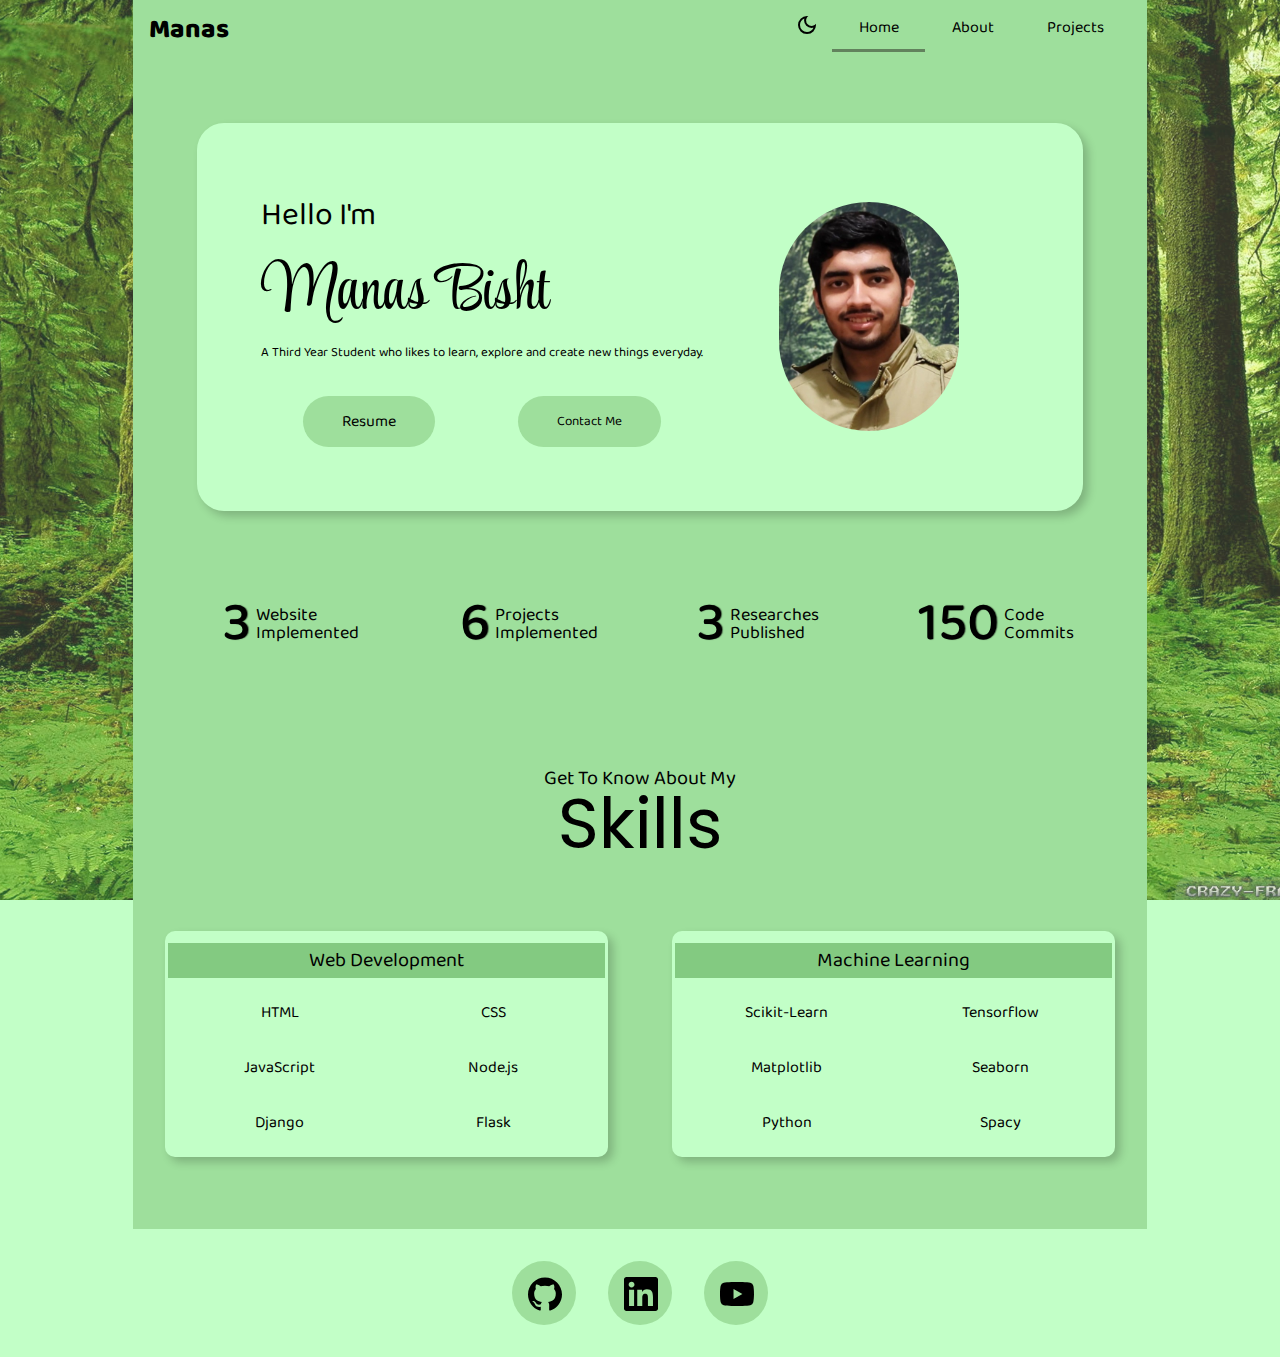
<file: index.html>
<!DOCTYPE html>
<html lang="en">
<head>
    <title>Manas Portfolio</title>
    <meta charset="UTF-8">
    <meta name="viewport" content="width=device-width, initial-scale=1.0">
    <link rel="icon" type="image/png" href="Images/fevicon.png">

    <link rel="stylesheet" href="CSS/main-style.css">
    <link rel="stylesheet" href="CSS/MainPage/profile-block.css">
    <link rel="stylesheet" href="CSS/navbar.css">
    <link rel="stylesheet" href="CSS/MainPage/performance-style.css">
    <link rel="stylesheet" href="CSS/MainPage/skills-style.css">
    <link rel="stylesheet" href="CSS/socials-style.css">
    
</head>
<body class="lightmode">
    <section id="base">

        <nav id="navbar">

            <button class="menu-open" onclick="openMenuBar()">
                <svg xmlns="http://www.w3.org/2000/svg" height="24px" viewBox="0 -960 960 960" width="24px" fill="#c9c9c9"><path d="M120-240v-80h720v80H120Zm0-200v-80h720v80H120Zm0-200v-80h720v80H120Z"/></svg>
            </button>
            
            <div class="logo">
                <button><a href="#profile">Manas</a></button>
            </div>
            <button class="mode-set" onclick="setMode()">
                <svg xmlns="http://www.w3.org/2000/svg" height="24px" viewBox="0 -960 960 960" width="24px" fill="#c9c9c9"><path d="M480-120q-150 0-255-105T120-480q0-150 105-255t255-105q14 0 27.5 1t26.5 3q-41 29-65.5 75.5T444-660q0 90 63 153t153 63q55 0 101-24.5t75-65.5q2 13 3 26.5t1 27.5q0 150-105 255T480-120Zm0-80q88 0 158-48.5T740-375q-20 5-40 8t-40 3q-123 0-209.5-86.5T364-660q0-20 3-40t8-40q-78 32-126.5 102T200-480q0 116 82 198t198 82Zm-10-270Z"/></svg>
            </button>

            <div id="sidebar" class="hide">
                <button class="close-menubar" onclick="closeMenuBar()">
                    <svg xmlns="http://www.w3.org/2000/svg" height="24px" viewBox="0 -960 960 960" width="24px" fill="#c9c9c9"><path d="M440-240 200-480l240-240 56 56-183 184 183 184-56 56Zm264 0L464-480l240-240 56 56-183 184 183 184-56 56Z"/></svg>
                </button>
                <ul>
                    <li><button class="home"  style="border-bottom: 3px solid var(--hover-clr);"><a href="about.html" ><a href="#profile">Home</a></button></li>
                    <li><button class="about"><a href="about.html">About</a></button></li>
                    <li><button class="project"><a href="projects.html">Projects</a></button></li>
                </ul>
                
            </div>

            <div id="overlay" onclick="closeMenuBar()"></div>
            
        </nav>

        
        
            
        
        
        <div id="profile">
            <div class="prof-image">
                <img src="Images/light-profile.jpg" alt="My Profile">
            </div>

            <div class="info-set">
                <div class="info">
                    <p>Hello I'm</p>
                    <p class="name">Manas Bisht</p>
                    <p class="who">
                        A Third Year Student who likes to learn, explore and create new things everyday.
                    </p>
                </div>
    
                <div class="buttons">
                    <button class="resume">
                        <a href="https://drive.google.com/file/d/1dNhxg3a8nGRh5CeS9BdjGckSE93MBKy3/view?usp=sharing">Resume</a>
                    </button>
    
                    <button id="contact-button">
                        Contact Me
                    </button>
                </div>
            </div>
        </div>

        <div class="performance">
            <div class="implement">
                <div class="webP">
                    <p class="num">3</p>
                    <article>
                        <span>Website</span>
                        <span>Implemented</span>
                    </article>
                </div>
    
                <div class="proP">
                    <p class="num">6</p>
                    <article>
                        <span>Projects</span>
                        <span>Implemented</span>
                    </article>
                </div>
            </div>

            <div class="other">
                <div class="resP">
                    <p class="num">3</p>
                    <article>
                        <span>Researches</span>
                        <span>Published</span>
                    </article>
                </div>
                <div class="codeP">
                    <p class="num">150</p>
                    <article>
                        <span>Code</span>
                        <span>Commits</span>
                    </article>
                </div>
            </div>
        </div>

        <div class="page-heading">
            <p>Get To Know About My</p>
            <span>Skills</span>
        </div>

        <div id="skills">
            

            <div class="web">
                <div class="head">Web Development</div>
                <ul>
                    <li>HTML</li>
                    <li>CSS</li>
                    <li>JavaScript</li>
                    <li>Node.js</li>
                    <li>Django</li>
                    <li>Flask</li>
                </ul>
            </div>

            <div class="ml">
                <div class="head">Machine Learning</div>
                <ul>
                    <li>Scikit-Learn</li>
                    <li>Tensorflow</li>
                    <li>Matplotlib</li>
                    <li>Seaborn</li>
                    <li>Python</li>
                    <li>Spacy</li>
                </ul>
            </div>
        </div>

        <div id="socials">
            <a href="https://github.com/GreyHatStyle" data-social="GitHub" style="--accent-clr: black">
                <svg role="img" viewBox="0 0 24 24" xmlns="http://www.w3.org/2000/svg"><title>GitHub</title><path d="M12 .297c-6.63 0-12 5.373-12 12 0 5.303 3.438 9.8 8.205 11.385.6.113.82-.258.82-.577 0-.285-.01-1.04-.015-2.04-3.338.724-4.042-1.61-4.042-1.61C4.422 18.07 3.633 17.7 3.633 17.7c-1.087-.744.084-.729.084-.729 1.205.084 1.838 1.236 1.838 1.236 1.07 1.835 2.809 1.305 3.495.998.108-.776.417-1.305.76-1.605-2.665-.3-5.466-1.332-5.466-5.93 0-1.31.465-2.38 1.235-3.22-.135-.303-.54-1.523.105-3.176 0 0 1.005-.322 3.3 1.23.96-.267 1.98-.399 3-.405 1.02.006 2.04.138 3 .405 2.28-1.552 3.285-1.23 3.285-1.23.645 1.653.24 2.873.12 3.176.765.84 1.23 1.91 1.23 3.22 0 4.61-2.805 5.625-5.475 5.92.42.36.81 1.096.81 2.22 0 1.606-.015 2.896-.015 3.286 0 .315.21.69.825.57C20.565 22.092 24 17.592 24 12.297c0-6.627-5.373-12-12-12"/></svg>
            </a>

            <a href="https://www.linkedin.com/in/manasbisht/" data-social="LinkedIn" style="--accent-clr: #0A66C2">
                <svg role="img" viewBox="0 0 24 24" xmlns="http://www.w3.org/2000/svg"><title>LinkedIn</title><path d="M20.447 20.452h-3.554v-5.569c0-1.328-.027-3.037-1.852-3.037-1.853 0-2.136 1.445-2.136 2.939v5.667H9.351V9h3.414v1.561h.046c.477-.9 1.637-1.85 3.37-1.85 3.601 0 4.267 2.37 4.267 5.455v6.286zM5.337 7.433c-1.144 0-2.063-.926-2.063-2.065 0-1.138.92-2.063 2.063-2.063 1.14 0 2.064.925 2.064 2.063 0 1.139-.925 2.065-2.064 2.065zm1.782 13.019H3.555V9h3.564v11.452zM22.225 0H1.771C.792 0 0 .774 0 1.729v20.542C0 23.227.792 24 1.771 24h20.451C23.2 24 24 23.227 24 22.271V1.729C24 .774 23.2 0 22.222 0h.003z"/></svg>
            </a>
    
            <a href="https://www.youtube.com/@ManasBishtVBprogrammer/featured" data-social="YouTube" style="--accent-clr: red">
                <svg role="img" viewBox="0 0 24 24" xmlns="http://www.w3.org/2000/svg"><title>YouTube</title><path d="M23.498 6.186a3.016 3.016 0 0 0-2.122-2.136C19.505 3.545 12 3.545 12 3.545s-7.505 0-9.377.505A3.017 3.017 0 0 0 .502 6.186C0 8.07 0 12 0 12s0 3.93.502 5.814a3.016 3.016 0 0 0 2.122 2.136c1.871.505 9.376.505 9.376.505s7.505 0 9.377-.505a3.015 3.015 0 0 0 2.122-2.136C24 15.93 24 12 24 12s0-3.93-.502-5.814zM9.545 15.568V8.432L15.818 12l-6.273 3.568z"/></svg>
            </a>
        </div>

        <div id="skills">

    </section>

    <script>
        document.getElementById("contact-button").addEventListener("click", () => {
            const recipientEmail = "manasbisht1142004@gmail.com";
            const subject = encodeURIComponent("Subject...");
            const body = encodeURIComponent("Body.."); 
            window.open(`https://mail.google.com/mail/?view=cm&fs=1&to=${recipientEmail}&su=${subject}&body=${body}`, '_blank');
        });
    </script>

    <script src="JS/navbar-oc.js"></script>
    <script src="JS/main.js"></script>
    <script src="JS/project-slider.js"></script>
</body>
</html>
</file>
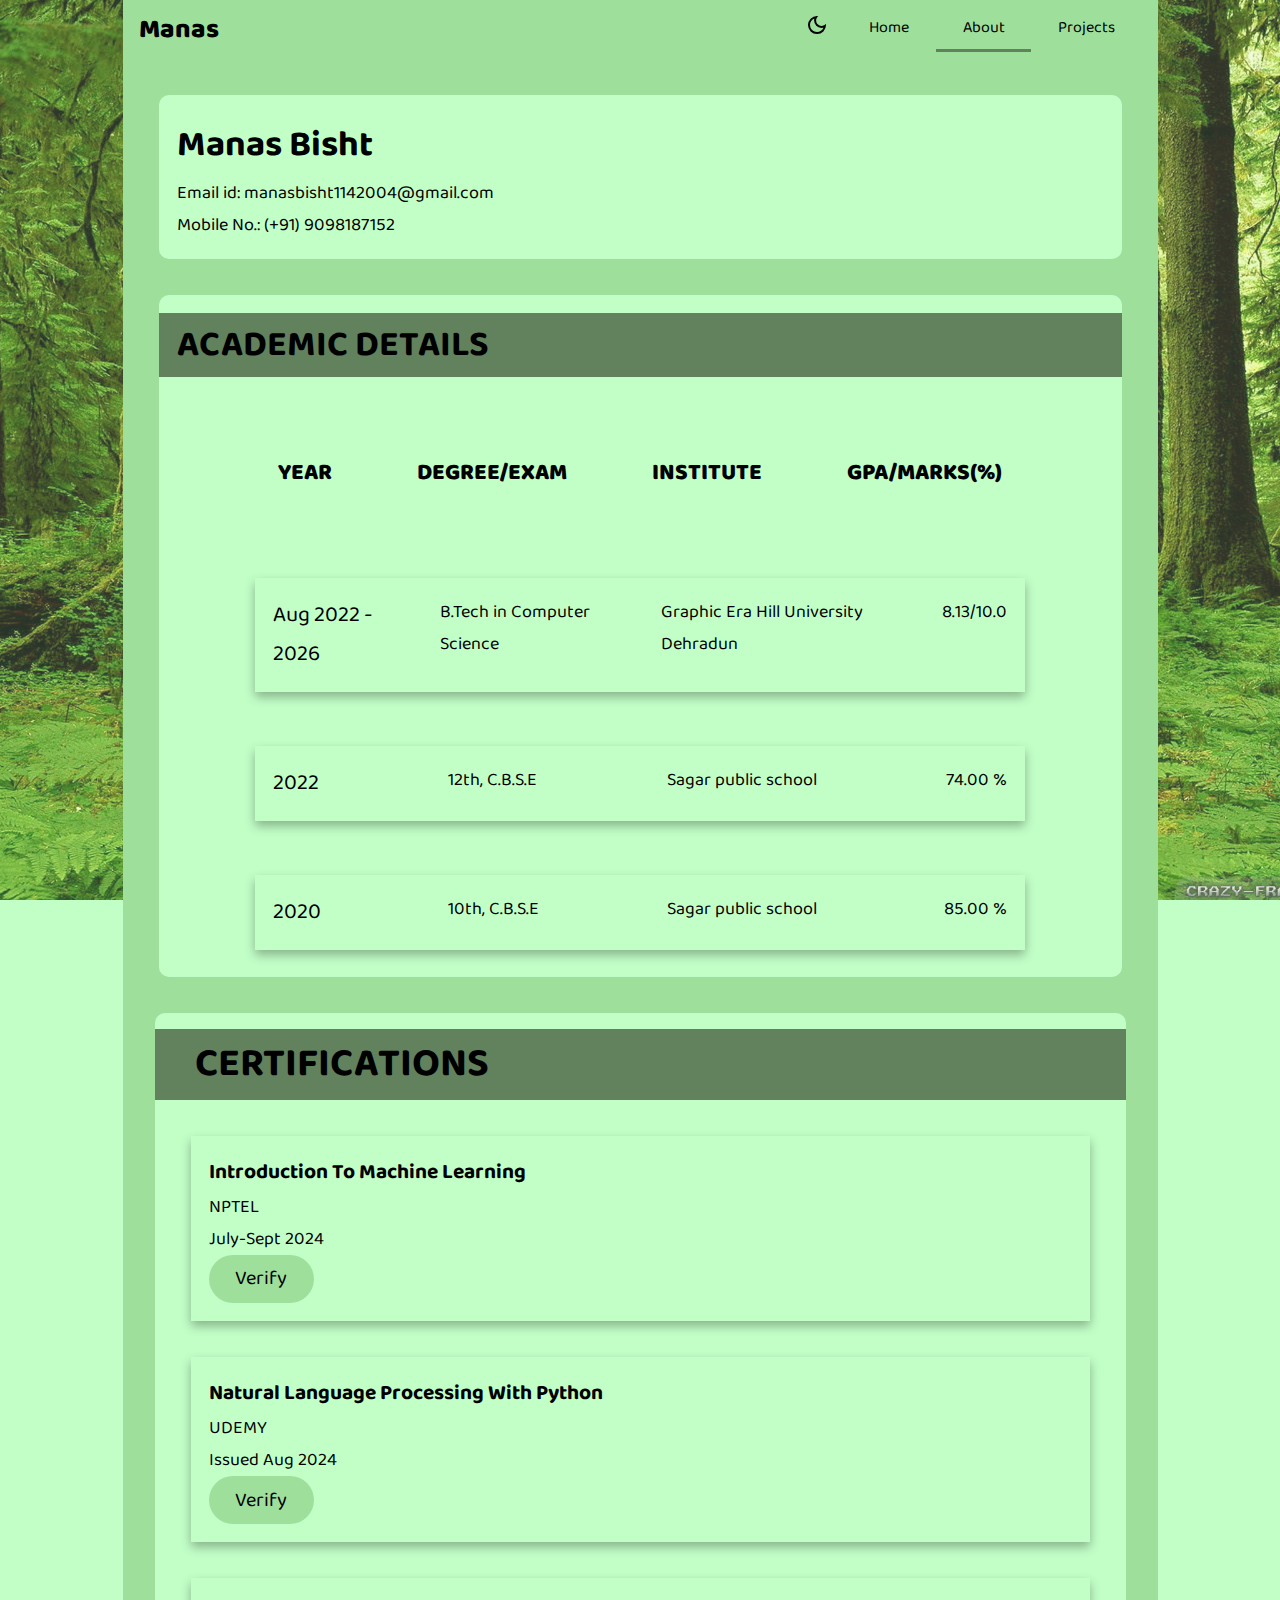
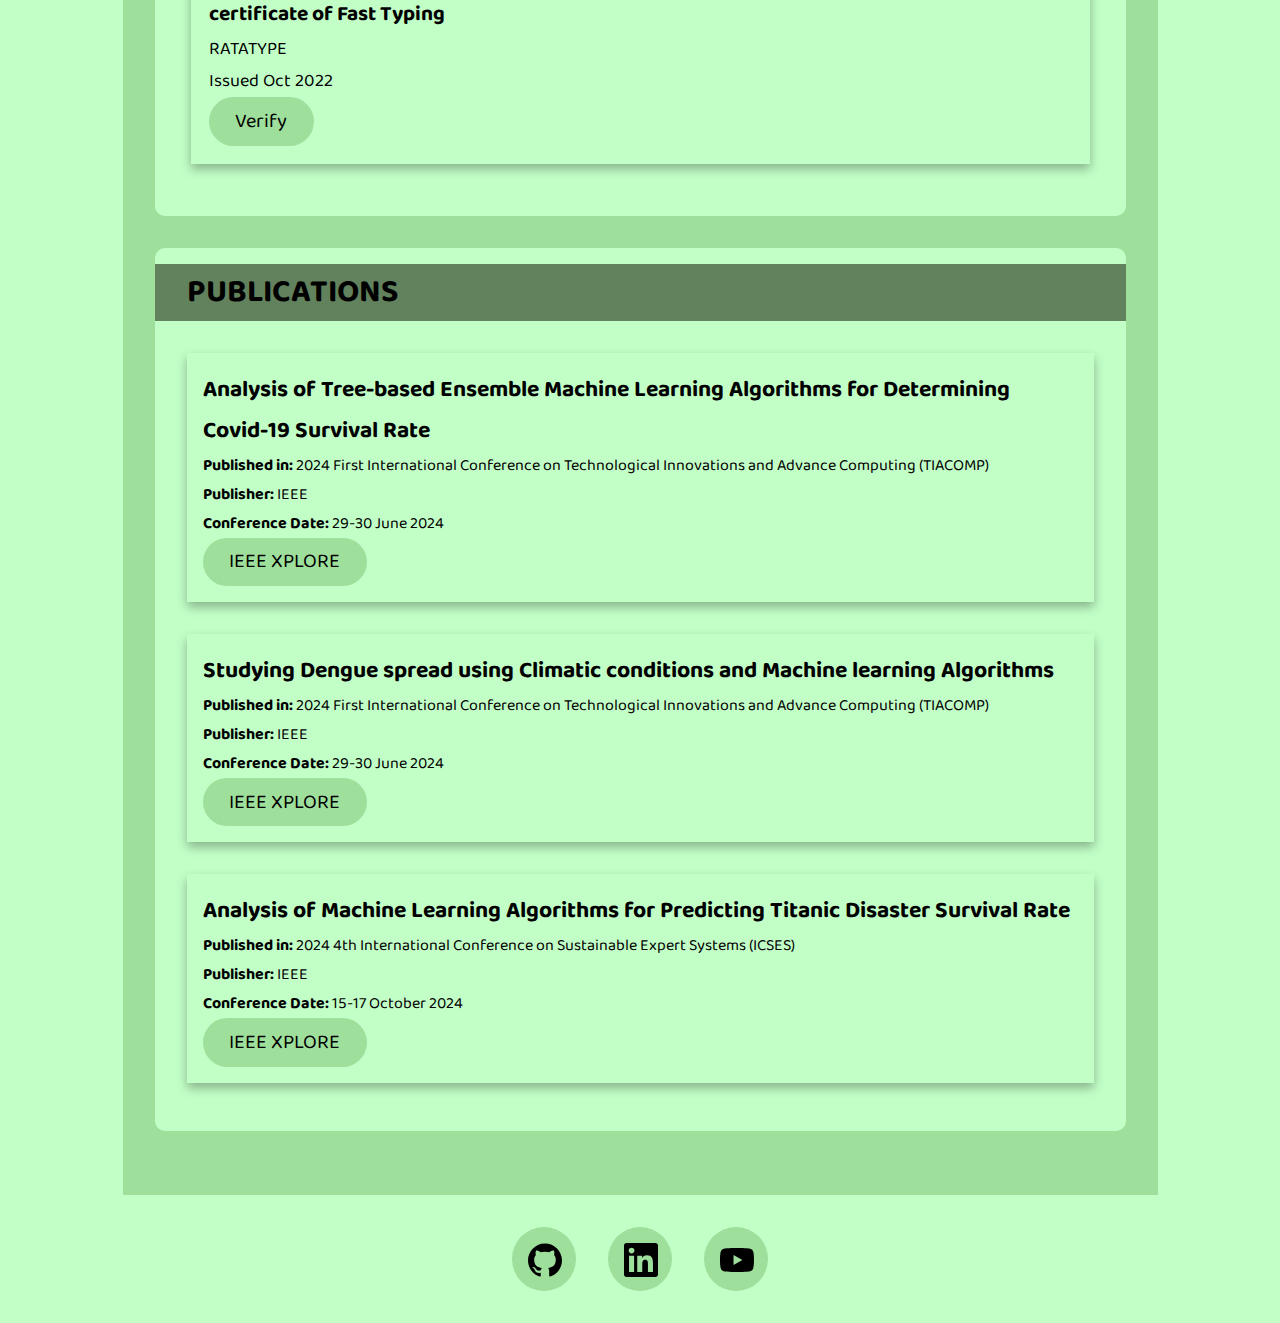
<file: about.html>
<!DOCTYPE html>
<html lang="en">
<head>
    <meta charset="UTF-8">
    <meta name="viewport" content="width=device-width, initial-scale=1.0">

    <link rel="icon" type="image/png" href="Images/fevicon.png">

    <title>About Manas</title>

    <link rel="stylesheet" href="CSS/main-style.css">
    <link rel="stylesheet" href="CSS/navbar.css">
    <link rel="stylesheet" href="CSS/socials-style.css">
    <link rel="stylesheet" href="CSS/AboutPage/main-acad.css">
    <link rel="stylesheet" href="CSS/AboutPage/certificates.css">
    <link rel="stylesheet" href="CSS/AboutPage/pub.css">
    

</head>
<body class="lightmode">
    <section id="base">

        <nav id="navbar">

            <button class="menu-open" onclick="openMenuBar()">
                <svg xmlns="http://www.w3.org/2000/svg" height="24px" viewBox="0 -960 960 960" width="24px" fill="#c9c9c9"><path d="M120-240v-80h720v80H120Zm0-200v-80h720v80H120Zm0-200v-80h720v80H120Z"/></svg>
            </button>
            
            <div class="logo">
                <button><a href="index.html">Manas</a></button>
            </div>
            <button class="mode-set" onclick="setMode()">
                <svg xmlns="http://www.w3.org/2000/svg" height="24px" viewBox="0 -960 960 960" width="24px" fill="#c9c9c9"><path d="M480-120q-150 0-255-105T120-480q0-150 105-255t255-105q14 0 27.5 1t26.5 3q-41 29-65.5 75.5T444-660q0 90 63 153t153 63q55 0 101-24.5t75-65.5q2 13 3 26.5t1 27.5q0 150-105 255T480-120Zm0-80q88 0 158-48.5T740-375q-20 5-40 8t-40 3q-123 0-209.5-86.5T364-660q0-20 3-40t8-40q-78 32-126.5 102T200-480q0 116 82 198t198 82Zm-10-270Z"/></svg>
            </button>

            <div id="sidebar" class="hide">
                <button class="close-menubar" onclick="closeMenuBar()">
                    <svg xmlns="http://www.w3.org/2000/svg" height="24px" viewBox="0 -960 960 960" width="24px" fill="#c9c9c9"><path d="M440-240 200-480l240-240 56 56-183 184 183 184-56 56Zm264 0L464-480l240-240 56 56-183 184 183 184-56 56Z"/></svg>
                </button>
                <ul>
                    <li><button class="home"><a href="index.html">Home</a></button></li>
                    <li><button class="about"  style="border-bottom: 3px solid var(--hover-clr);"><a href="about.html">About</a></button></li>
                    <li><button class="project"><a href="projects.html">Projects</a></button></li>
                </ul>
                
            </div>

            <div id="overlay" onclick="closeMenuBar()"></div>
            
        </nav>

        
        
        <div id="first-block">
            <h1>Manas Bisht</h1>
            <p>Email id: manasbisht1142004@gmail.com</p>
            <p>Mobile No.: (+91) 9098187152</p>
        </div>
        
        <div id="acad">
            <div class="head"><h1>ACADEMIC DETAILS</h1></div>
            <div class="details">
                <div class="title">
                    <p>YEAR</p>
                    <p> DEGREE/EXAM</p>
                    <p>INSTITUTE</p>
                    <p>GPA/MARKS(%)</p>
                </div>
                <div class="college">
                    <p data-what="YEAR: ">Aug 2022 - 2026</p>
                    <p data-what="DEGREE/EXAM: "> B.Tech in Computer Science</p>
                    <p data-what="INSTITUTE: " >Graphic Era Hill University Dehradun</p>
                    <p data-what="CGPA/MARKS(%): ">8.13/10.0</p>
                </div>
    
                <div class="twelth">
                    <p data-what="YEAR: ">2022</p>
                    <p data-what="DEGREE/EXAM: : "> 12th, C.B.S.E</p>
                    <p data-what="INSTITUTE: ">Sagar public school</p>
                    <p data-what="CGPA/MARKS(%): ">74.00 %</p>
                </div>
    
                <div class="tenth">
                    <p data-what="YEAR: ">2020</p>
                    <p data-what="DEGREE/EXAM: " >10th, C.B.S.E</p>
                    <p data-what="INSTITUTE: " >Sagar public school</p>
                    <p data-what="CGPA/MARKS(%): " >85.00 %</p>
                </div>

            </div>
        </div>

        <div id="cer">
            <div class="head"><h1>CERTIFICATIONS</h1></div>
            <div class="certificates">
                <div class="box">
                    <h3>Introduction To Machine Learning</h3>
                    <p>NPTEL</p>
                    <p>July-Sept 2024</p>
                    <button><a href="https://drive.google.com/file/d/1urwKos2N9QrTQRNcZV99qq-8SVSZbBzf/view?usp=sharing">Verify</a></button>
                </div>
                
                <div class="box">
                    <h3>Natural Language Processing With Python</h3>
                    <p>UDEMY</p>
                    <p>Issued Aug 2024</p>
                    <button><a href="https://www.udemy.com/certificate/UC-13e78927-cdeb-4766-a1da-ec1cb5ddc93c/">Verify</a></button>
                </div>

                <div class="box">
                    <h3>certificate of Fast Typing</h3>
                    <p>RATATYPE</p>
                    <p>Issued Oct 2022</p>
                    <button><a href="https://www.ratatype.com/u5248149/certificate/en/">Verify</a></button>
                </div>
            </div>
        </div>

        <div id="pub">
            <div class="head"><h1>PUBLICATIONS</h1></div>
            <div class="publications">
                <div class="box">
                    <h3>Analysis of Tree-based Ensemble Machine Learning Algorithms for Determining Covid-19 Survival Rate</h3>
                    <p><b>Published in:</b> 2024 First International Conference on Technological Innovations and Advance Computing (TIACOMP)</p>
                    <p> <b>Publisher:</b> IEEE</p>
                    <p><b>Conference Date:</b> 29-30 June 2024</p>
                    <button><a href="https://ieeexplore.ieee.org/abstract/document/10742689">IEEE XPLORE</a></button>
                </div>
                
                <div class="box">
                    <h3>Studying Dengue spread using Climatic conditions and Machine learning Algorithms</h3>
                    <p><b>Published in:</b> 2024 First International Conference on Technological Innovations and Advance Computing (TIACOMP)</p>
                    <p> <b>Publisher:</b> IEEE</p>
                    <p><b>Conference Date:</b> 29-30 June 2024</p>
                    <button><a href="https://ieeexplore.ieee.org/abstract/document/10742669" >IEEE XPLORE</a></button>
                </div>

                <div class="box">
                    <h3>Analysis of Machine Learning Algorithms for Predicting Titanic Disaster Survival Rate</h3>
                    <p><b>Published in:</b> 2024 4th International Conference on Sustainable Expert Systems (ICSES)</p>
                    <p> <b>Publisher:</b> IEEE</p>
                    <p><b>Conference Date:</b> 15-17 October 2024</p>
                    <button><a href="https://ieeexplore.ieee.org/abstract/document/10763371" >IEEE XPLORE</a></button>
                </div>
            </div>
        </div>
        
        



        <div id="socials">
            <a href="https://github.com/GreyHatStyle" data-social="GitHub" style="--accent-clr: black">
                <svg role="img" viewBox="0 0 24 24" xmlns="http://www.w3.org/2000/svg"><title>GitHub</title><path d="M12 .297c-6.63 0-12 5.373-12 12 0 5.303 3.438 9.8 8.205 11.385.6.113.82-.258.82-.577 0-.285-.01-1.04-.015-2.04-3.338.724-4.042-1.61-4.042-1.61C4.422 18.07 3.633 17.7 3.633 17.7c-1.087-.744.084-.729.084-.729 1.205.084 1.838 1.236 1.838 1.236 1.07 1.835 2.809 1.305 3.495.998.108-.776.417-1.305.76-1.605-2.665-.3-5.466-1.332-5.466-5.93 0-1.31.465-2.38 1.235-3.22-.135-.303-.54-1.523.105-3.176 0 0 1.005-.322 3.3 1.23.96-.267 1.98-.399 3-.405 1.02.006 2.04.138 3 .405 2.28-1.552 3.285-1.23 3.285-1.23.645 1.653.24 2.873.12 3.176.765.84 1.23 1.91 1.23 3.22 0 4.61-2.805 5.625-5.475 5.92.42.36.81 1.096.81 2.22 0 1.606-.015 2.896-.015 3.286 0 .315.21.69.825.57C20.565 22.092 24 17.592 24 12.297c0-6.627-5.373-12-12-12"/></svg>
            </a>

            <a href="https://www.linkedin.com/in/manasbisht/" data-social="LinkedIn" style="--accent-clr: #0A66C2">
                <svg role="img" viewBox="0 0 24 24" xmlns="http://www.w3.org/2000/svg"><title>LinkedIn</title><path d="M20.447 20.452h-3.554v-5.569c0-1.328-.027-3.037-1.852-3.037-1.853 0-2.136 1.445-2.136 2.939v5.667H9.351V9h3.414v1.561h.046c.477-.9 1.637-1.85 3.37-1.85 3.601 0 4.267 2.37 4.267 5.455v6.286zM5.337 7.433c-1.144 0-2.063-.926-2.063-2.065 0-1.138.92-2.063 2.063-2.063 1.14 0 2.064.925 2.064 2.063 0 1.139-.925 2.065-2.064 2.065zm1.782 13.019H3.555V9h3.564v11.452zM22.225 0H1.771C.792 0 0 .774 0 1.729v20.542C0 23.227.792 24 1.771 24h20.451C23.2 24 24 23.227 24 22.271V1.729C24 .774 23.2 0 22.222 0h.003z"/></svg>
            </a>
    
            <a href="https://www.youtube.com/@ManasBishtVBprogrammer/featured" data-social="YouTube" style="--accent-clr: red">
                <svg role="img" viewBox="0 0 24 24" xmlns="http://www.w3.org/2000/svg"><title>YouTube</title><path d="M23.498 6.186a3.016 3.016 0 0 0-2.122-2.136C19.505 3.545 12 3.545 12 3.545s-7.505 0-9.377.505A3.017 3.017 0 0 0 .502 6.186C0 8.07 0 12 0 12s0 3.93.502 5.814a3.016 3.016 0 0 0 2.122 2.136c1.871.505 9.376.505 9.376.505s7.505 0 9.377-.505a3.015 3.015 0 0 0 2.122-2.136C24 15.93 24 12 24 12s0-3.93-.502-5.814zM9.545 15.568V8.432L15.818 12l-6.273 3.568z"/></svg>
            </a>
        </div>

        <div id="skills">

    </section>



    <script src="JS/navbar-oc.js"></script>
    <script src="JS/main.js"></script>
</body>
</html>
</file>
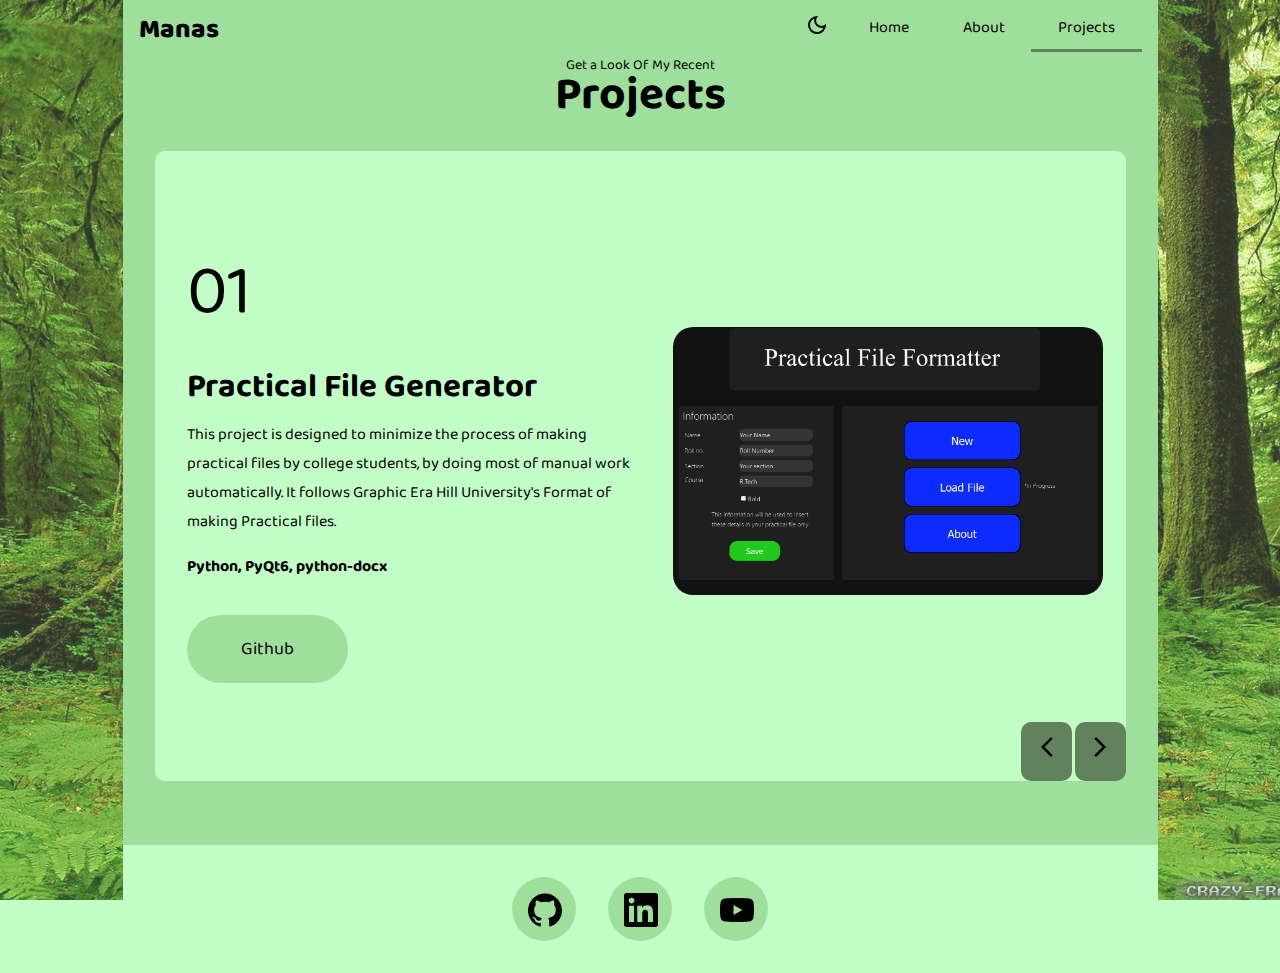
<file: projects.html>
<!DOCTYPE html>
<html lang="en">
<head>
    <meta charset="UTF-8">
    <meta name="viewport" content="width=device-width, initial-scale=1.0">

    <link rel="icon" type="image/png" href="Images/fevicon.png">

    <title>Manas Projects</title>

    <link rel="stylesheet" href="CSS/main-style.css">
    <link rel="stylesheet" href="CSS/navbar.css">
    <link rel="stylesheet" href="CSS/socials-style.css">
    <link rel="stylesheet" href="CSS/ProjectPage/main-proj.css">
</head>
<body class="lightmode">
    <section id="base">

        <nav id="navbar">

            <button class="menu-open" onclick="openMenuBar()">
                <svg xmlns="http://www.w3.org/2000/svg" height="24px" viewBox="0 -960 960 960" width="24px" fill="#c9c9c9"><path d="M120-240v-80h720v80H120Zm0-200v-80h720v80H120Zm0-200v-80h720v80H120Z"/></svg>
            </button>
            
            <div class="logo">
                <button><a href="index.html">Manas</a></button>
            </div>
            <button class="mode-set" onclick="setMode()">
                <svg xmlns="http://www.w3.org/2000/svg" height="24px" viewBox="0 -960 960 960" width="24px" fill="#c9c9c9"><path d="M480-120q-150 0-255-105T120-480q0-150 105-255t255-105q14 0 27.5 1t26.5 3q-41 29-65.5 75.5T444-660q0 90 63 153t153 63q55 0 101-24.5t75-65.5q2 13 3 26.5t1 27.5q0 150-105 255T480-120Zm0-80q88 0 158-48.5T740-375q-20 5-40 8t-40 3q-123 0-209.5-86.5T364-660q0-20 3-40t8-40q-78 32-126.5 102T200-480q0 116 82 198t198 82Zm-10-270Z"/></svg>
            </button>

            <div id="sidebar" class="hide">
                <button class="close-menubar" onclick="closeMenuBar()">
                    <svg xmlns="http://www.w3.org/2000/svg" height="24px" viewBox="0 -960 960 960" width="24px" fill="#c9c9c9"><path d="M440-240 200-480l240-240 56 56-183 184 183 184-56 56Zm264 0L464-480l240-240 56 56-183 184 183 184-56 56Z"/></svg>
                </button>
                <ul>
                    <li><button class="home"><a href="index.html">Home</a></button></li>
                    <li><button class="about"><a href="about.html">About</a></button></li>
                    <li><button class="project" style="border-bottom: 3px solid var(--hover-clr);" ><a href="projects.html">Projects</a></button></li>
                </ul>
                
            </div>

            <div id="overlay" onclick="closeMenuBar()"></div>
            
        </nav>

        <div class="proj-heading">
            <p>Get a Look Of My Recent</p>
            <h1>Projects</h1>
        </div>
        
        <div id="projects">
            <div class="image">
                <img src="Images/Projects/pf1.png" alt="Practical File Generator">
            </div>
            <div class="content">
                <div class="heading">01</div>
                <h1>Practical File Generator</h1>
                <p>This project is designed to minimize the process of making practical files by college students, by doing most of manual work automatically. It follows Graphic Era Hill University's Format of making Practical files.</p>
                

                <p class="lang">
                    Python, PyQt6, python-docx
                </p>

                <div class="buttons">
                    <button><a href="https://github.com/GreyHatStyle/Practical-File-Automator-GEHU/tree/main">Github</a></button>
                </div>
            </div>

            <div class="arrow">
                <button class="left" onclick="prevProject()">
                    <svg xmlns="http://www.w3.org/2000/svg" height="24px" viewBox="0 -960 960 960" width="24px" fill="#c9c9c9"><path d="M640-80 240-480l400-400 71 71-329 329 329 329-71 71Z"/></svg>
                </button>
    
                <button class="right" onclick="nextProject()">
                    <svg xmlns="http://www.w3.org/2000/svg" height="24px" viewBox="0 -960 960 960" width="24px" fill="#c9c9c9"><path d="m321-80-71-71 329-329-329-329 71-71 400 400L321-80Z"/></svg>
                </button>
            </div>
        </div>



        <div id="socials">
            <a href="https://github.com/GreyHatStyle" data-social="GitHub" style="--accent-clr: black">
                <svg role="img" viewBox="0 0 24 24" xmlns="http://www.w3.org/2000/svg"><title>GitHub</title><path d="M12 .297c-6.63 0-12 5.373-12 12 0 5.303 3.438 9.8 8.205 11.385.6.113.82-.258.82-.577 0-.285-.01-1.04-.015-2.04-3.338.724-4.042-1.61-4.042-1.61C4.422 18.07 3.633 17.7 3.633 17.7c-1.087-.744.084-.729.084-.729 1.205.084 1.838 1.236 1.838 1.236 1.07 1.835 2.809 1.305 3.495.998.108-.776.417-1.305.76-1.605-2.665-.3-5.466-1.332-5.466-5.93 0-1.31.465-2.38 1.235-3.22-.135-.303-.54-1.523.105-3.176 0 0 1.005-.322 3.3 1.23.96-.267 1.98-.399 3-.405 1.02.006 2.04.138 3 .405 2.28-1.552 3.285-1.23 3.285-1.23.645 1.653.24 2.873.12 3.176.765.84 1.23 1.91 1.23 3.22 0 4.61-2.805 5.625-5.475 5.92.42.36.81 1.096.81 2.22 0 1.606-.015 2.896-.015 3.286 0 .315.21.69.825.57C20.565 22.092 24 17.592 24 12.297c0-6.627-5.373-12-12-12"/></svg>
            </a>

            <a href="https://www.linkedin.com/in/manasbisht/" data-social="LinkedIn" style="--accent-clr: #0A66C2">
                <svg role="img" viewBox="0 0 24 24" xmlns="http://www.w3.org/2000/svg"><title>LinkedIn</title><path d="M20.447 20.452h-3.554v-5.569c0-1.328-.027-3.037-1.852-3.037-1.853 0-2.136 1.445-2.136 2.939v5.667H9.351V9h3.414v1.561h.046c.477-.9 1.637-1.85 3.37-1.85 3.601 0 4.267 2.37 4.267 5.455v6.286zM5.337 7.433c-1.144 0-2.063-.926-2.063-2.065 0-1.138.92-2.063 2.063-2.063 1.14 0 2.064.925 2.064 2.063 0 1.139-.925 2.065-2.064 2.065zm1.782 13.019H3.555V9h3.564v11.452zM22.225 0H1.771C.792 0 0 .774 0 1.729v20.542C0 23.227.792 24 1.771 24h20.451C23.2 24 24 23.227 24 22.271V1.729C24 .774 23.2 0 22.222 0h.003z"/></svg>
            </a>
    
            <a href="https://www.youtube.com/@ManasBishtVBprogrammer/featured" data-social="YouTube" style="--accent-clr: red">
                <svg role="img" viewBox="0 0 24 24" xmlns="http://www.w3.org/2000/svg"><title>YouTube</title><path d="M23.498 6.186a3.016 3.016 0 0 0-2.122-2.136C19.505 3.545 12 3.545 12 3.545s-7.505 0-9.377.505A3.017 3.017 0 0 0 .502 6.186C0 8.07 0 12 0 12s0 3.93.502 5.814a3.016 3.016 0 0 0 2.122 2.136c1.871.505 9.376.505 9.376.505s7.505 0 9.377-.505a3.015 3.015 0 0 0 2.122-2.136C24 15.93 24 12 24 12s0-3.93-.502-5.814zM9.545 15.568V8.432L15.818 12l-6.273 3.568z"/></svg>
            </a>
        </div>

        <div id="skills">

    </section>



    <script src="JS/navbar-oc.js"></script>
    <script src="JS/main.js"></script>
    <script src="JS/project-slider.js"></script>
</body>
</html>
</file>
<file: CSS/main-style.css>
@import url('https://fonts.googleapis.com/css2?family=Baloo+Paaji+2:wght@400..800&family=Poppins:ital,wght@0,100;0,200;0,300;0,400;0,500;0,600;0,700;0,800;0,900;1,100;1,200;1,300;1,400;1,500;1,600;1,700;1,800;1,900&family=Style+Script&display=swap');


.lightmode{
    --base-clr: #C2FFC7;
    --base-varient-clr: #9EDF9C;
    --base-heading-clr: #83CA81;
    --hover-clr: #62825D;
    --final-clr: #526E48;
    --text-clr: #000000;
    --text-op-clr: white;
    --highlight-clr: #526E48;
}

.darkmode{
    --base-clr: #252832;
    --base-varient-clr: #11121a;
    --base-heading-clr: #40475e;
    --hover-clr: #4a4c52;
    --final-clr: #9290C3;
    --text-clr: #ffffff;
    --text-op-clr: black;
    --highlight-clr: #5e63ff;
}

*{
    margin: 0;
    padding: 0;
    box-sizing: border-box;
    color: var(--text-clr);
    font-family: "Baloo Paaji 2",  sans-serif;
}

html{
    scroll-behavior: smooth;
}

body{
    background-color: var(--base-clr);
}

#base{
    background-color: var(--base-varient-clr);
}

svg{
    fill: var(--text-clr);
}

button{
    border: none;
    background: none;
}

button:hover{
    cursor: pointer;
}

.page-heading{
    margin: 3em 2em 1em 2em;
    text-align: center;

    p{
        font-size: 12px;
        line-height: 1;
    }

    span{
        font-family: 'Poppins', sans-serif;
        line-height: 1;
        font-size: 50px;
    }
}



@media screen and (min-width: 1024px){
    #base{
        max-width: 1035px;
        justify-self: center;
    }

    .page-heading{
        margin-top: 6em;
        margin-bottom: 4em;
        p{
            font-size: 20px;
        }

        span{
            font-size: 70px;
        }
    }

    body {
        position: relative;
    }

    body::before {
        content: '';
        position: fixed;
        top: 0;
        left: 0;
        width: 100%;
        height: 100%;
        background-image: url('../Images/forest-image.jpg');
        background-size: cover;
        background-position: center;
        z-index: -1;
        opacity: 0.8;
    }

    body.darkmode::before {
        content: '';
        background-image: url('../Images/city-image.jpg');
    }
}
</file>
<file: CSS/MainPage/profile-block.css>
#profile{
    scroll-margin-top: 200px;
    background-color: var(--base-clr);
    padding: 2em;
    
    display: flex;
    flex-direction: column;
    align-items: center;
    gap: 1em;
    
    margin: 0 2em;
    
    border-radius: 27px;
    box-shadow: 5px 5px 10px rgba(0, 0, 0, 0.2);
    
    position: relative;
    z-index: 1;
    
}

#profile .prof-image{
    display: flex;
    justify-content: center;
    transition: transform 0.5s linear; /* Add transition for smooth effect */
    transform-origin: center;
}

#profile .prof-image:hover {
    transform: rotateY(180deg); /* Rotate on hover */
}

#profile .prof-image img {
    border-radius: 140px;
    width: 60%;
    max-width: 300px;
}

#profile p{
    font-size: 18px;
}

#profile .name{
    font-family: "Style Script";
    font-size: 35px;
}

#profile .who{
    font-size: 10px;
}

#profile .buttons{
    margin-top: 1em;
    width: 100%;
    display: flex;
    justify-content: space-around;
}

#profile .buttons button{
    background-color: var(--base-varient-clr);
    border-radius: 31.5px;
    padding: 0.5em 1em;
    position: relative;
    a{
        text-decoration: none;
        font-size: 13px;
        font-weight: 400;
    }
}

#profile .buttons button:hover{
    background-color: var(--hover-clr);
    a{
        font-weight: 500;
    }
}

/* Now for darkmode */


.darkmode #profile .buttons button::after{
    content: '';
    position: absolute;

    height: calc(100% + 4px);
    width: calc(100% + 4px);
    border-radius: inherit;

    top: -2px;
    left: -2px;

    background-image: linear-gradient(to bottom right, #008cff, #e100ff);

    z-index: -1;

}

.darkmode #profile .buttons button:hover{
    z-index: 0;
    cursor: pointer;
    box-shadow: 40px 0 100px #008cff, -40px 0 100px #e100ff;
    a{
        font-weight: 600;
    }
}


@property --angle{
    syntax: "<angle>";
    initial-value: 0deg;
    inherits: false;
}

.darkmode #profile::before {
    content: '';
    position: absolute;
    border-radius: inherit;
    background-image: repeating-conic-gradient(from var(--angle), transparent 50%, #006aff );
    animation: 3s spin linear infinite;
    height: calc(100% + 4px);
    width: calc(100% + 4px);
    top: -2px;
    left: -2px;
    z-index: -2;
}

/*  #006aff, #00ff88 */
.darkmode #profile::after {
    content: '';
    position: absolute;
    inset: 0;
    border-radius: inherit;
    background: var(--base-clr);
    z-index: -2;
}

@keyframes spin {
    from {
        --angle: 0deg;
    }
    to{
        --angle: 360deg;
    }
}




/* Media query */

@media screen and (min-width: 730px){
    #profile{
        padding: 4em 4em;
        flex-direction: row-reverse;

        align-items: center;
        justify-content: center;
        margin: 3em 2em;
    }

    #profile .name{
        font-size: 4em;
    }

    #profile p{
        font-size: 2em;
    }

    #profile .who{
        font-size: small;
    }
    
    #profile .buttons{
        margin-top: 2em;
        
        button{
            padding: 11px 39px;

            a{
                font-size: medium;
            }
        }
    }
}   

@media screen and (min-width: 1024px){
    #profile{
        padding: 4em 4em;
        margin: 4em;
    }
}
</file>
<file: CSS/navbar.css>
#navbar{
    display: flex;;
}

#navbar .logo{
    display: none;
}

#navbar .menu-open, #navbar .mode-set{
    svg{
        margin: 1em;
    }
}

#navbar .mode-set{
    margin-left: auto;
}

#navbar #sidebar{
    background-color: color-mix(in srgb, var(--base-clr) 85%, transparent);

    height: 100vh;
    
    position: fixed;

    display: flex;
    flex-direction: column;

    align-items: center;
    z-index: 100;
}

/* To hide: will control it from JS */
#sidebar.hide{
    transition: ease-in 200ms;
    left: -100%;
}

/* To show: will control it from js */
#sidebar.show{
    transition: ease-out 300ms;
    left: 0;
}

#navbar #sidebar ul{
    list-style: none;
}


#navbar #sidebar ul button{
    width: 100%;
    padding: 1em 4em;
    a{
        text-decoration: none;
        width: 100%;
    }
}

#navbar #sidebar button:hover{
    background-color: var(--hover-clr);
}


#navbar #sidebar .close-menubar{
    margin: 1em;
    margin-left: auto;
}

#navbar #sidebar .close-menubar:hover{
    background-color: unset;
}

#overlay{
    background-color: rgba(0, 0, 0, 0.5);
    inset: 0;
    position: fixed;
    z-index: 50;
    display: none;
}

#sidebar.show ~ #overlay{
    display: block;
}



/* Media query */
@media screen and (min-width: 730px){

    #navbar{
        position: sticky;
        top: 0;
        z-index: 100;
        background-color: var(--base-varient-clr);
        
    }

    #navbar.nav-shadow{
        box-shadow: 1px 1px 5px rgba(0, 0, 0, 0.5);
    }

    #navbar .logo{
        display: block;
        padding:  0 1em;
        align-self: center;
        transition: 200ms ease-in;
        &:hover{
            transform: scale(1.2);
        }
        a{
            font-weight: 800;
            font-size: 2em;
            text-decoration: none;
        }
    }
    #navbar .close-menubar{
        display: none;
    }
    #navbar .menu-open{
        display: none;
    }

    #navbar #sidebar{
        left: unset;
        position: unset;
        flex-direction: row;
        height: unset;
        background-color: var(--base-varient-clr);
        margin-right: 1em;
        ul{
            display: flex;
        }
    }

    #navbar #sidebar ul button{
        padding: 0.5em 2em;
        a{
            font-size: 1.2em;
        }
    }

    /* Darkmode */
    .darkmode #navbar.nav-shadow{
        box-shadow: 0px 1px 11px rgba(255, 255, 255, 0.786)
    }
    

    .darkmode #navbar #sidebar{
        height: 90%;
        align-self: center;
    }

}
</file>
<file: CSS/MainPage/performance-style.css>
.performance{
    display: grid;
    grid-template-columns: repeat(auto-fit, minmax(240px, 1fr));
    margin: 0.5em 2em;
    justify-content: center;
}

.performance .implement, .performance .other{
    display: flex;
    justify-content: space-around;
}

.performance .webP, 
.performance .proP,
.performance .resP,
.performance .codeP{
    display: flex;
    align-items: center;
    gap: 5px;
    justify-self: flex-start;
    padding-left: 1em;
    transition: 200ms ease-in;
    &:hover{
        transform: scale(1.2);
    }
}


.performance .num{
    font-size: 35px;
    font-weight: 500;
    text-shadow: 1px 0px 1px rgba(0, 0, 0, 0.5);
}

.performance article {
    display: flex;
    flex-direction: column;
    font-size: 12px;
    color: #666;
    line-height: 1;
}

.performance article span {
    margin: 0;
}

/* Media query */

@media screen and (min-width: 730px){
    .performance .num{
        font-size: 55px;
    }
    .performance article {
        font-size: 18px;
    }
}
</file>
<file: CSS/MainPage/skills-style.css>
#skills{
    display: flex;
    flex-direction: column;
}



#skills .head{
    font-size: 20px;
    text-align: center;
    background-color: var(--base-heading-clr);
    /* border-radius: inherit; */
    margin: 0 0.15em;
    margin-top: 0.6em;
}

#skills .web, #skills .ml{
    background-color: var(--base-clr);
    margin: 0.5em 2em;
    border-radius: 10px;
    box-shadow: 5px 5px 10px rgba(0, 0, 0, 0.2);
    ul{
        list-style: none;
        margin-top: 0.5em;
    }
}


#skills .web ul li, #skills .ml ul li{
    padding: 0.3em;
    text-align: center;
    position: relative;
    &:hover{
        background-color: var(--hover-clr);
        border-radius: 10px;
    }
}



/* Animation */

@property --angle{
    syntax: "<angle>";
    initial-value: 0deg;
    inherits: false;
}

.darkmode #skills .web, .darkmode #skills .ml {
    border: 2px solid transparent;
    background-clip: padding-box;
    position: relative;
    isolation: isolate;
    background: transparent;
    /* background-color: var(--text-clr); */
}

.darkmode #skills .web::before, 
.darkmode #skills .ml::before {
    content: '';
    position: absolute;
    border-radius: inherit;
    background-image: repeating-conic-gradient(from var(--angle), #008cff, #e100ff, #008cff);
    animation: 3s spin linear infinite;
    height: calc(100% + 4px);
    width: calc(100% + 4px);
    top: -2px;
    left: -2px;
    z-index: -2;
    filter: blur(1.5em);
}


.darkmode #skills .web::after, .darkmode #skills .ml::after {
    content: '';
    position: absolute;
    inset: 2px;
    border-radius: 8px;
    background: var(--base-clr);
    z-index: -1;
}

@keyframes spin {
    from {
        --angle: 0deg;
    }
    to{
        --angle: 360deg;
    }
}


/* Media queries */
@media screen and (min-width: 730px){
    #skills{
        flex-direction: row;
        justify-content: center;
    }

    #skills .web, #skills .ml{
        flex: 1;
    }

    #skills .web ul, #skills .ml ul{
        margin: 1em;
        display: grid;
        grid-template-columns: repeat(2, minmax(0, 1fr));
        gap: 1em;

        li:hover{
            transform: scale(1.15);
        }
    }
}
</file>
<file: CSS/socials-style.css>
#socials{
    display: flex;
    justify-content: center;
    margin-top: 4em;
    background-color: var(--base-clr);
    padding: 2em;

    gap: 0 2em;
}

#socials a>svg{
    width: 34px;
}

#socials a{
    background-color: var(--base-varient-clr);
    border-radius: 50%;
    padding: 1em;
    height: 64px;
    width: 64px;
    box-sizing: border-box;

    transition: 100ms ease-in;
}

#socials a::before{
    /* attr: can read html attributes in css */
    content : attr(data-social);
    position: absolute;
    background-color: var(--accent-clr);
    text-decoration: none;
    color: white;
    padding: 0.5em 1em;
    border-radius: 100px;
    box-shadow: 0 5px 10px rgba(0, 0, 0, 0.05);
    transform: translateY(-35px) rotate(25deg);
    opacity: 0;   


    transition: 200ms ease-in;
}

#socials a::after{
    position: absolute;
    content: '';
    height: 0;
    width: 0;
    border-left: 8px solid transparent;
    border-right: 8px solid transparent;
    border-top: 10px solid var(--accent-clr);

    transform: translateY(0px) rotate(25deg);
    opacity: 0;


    transition: 200ms ease-in;
}

#socials a:hover::before{
    transform: translateY(-70px) rotate(0) translateX(-30px);
    opacity: 1;
}


#socials a:hover::after{
    transform: translateY(-72px) rotate(0) translateX(5px);
    opacity: 1;
}


#socials a:hover{
    background-color: var(--accent-clr);
    transform: scale(1.3);
    svg{
        fill: white;
    }
}
</file>
<file: CSS/AboutPage/main-acad.css>
:root{
    --widget-clr: #393c47;
}

#first-block, #acad{
    background-color: var(--base-clr);
    margin: min(6vw, 2em);
    border-radius: 10px;
}

#first-block{
    display: flex;
    flex-direction: column;
    padding: 1em;
    
}

#acad{
    display: flex;
    flex-direction: column;
    font-size: 15px;
}

#acad .head{
    background-color: var(--hover-clr);
    margin: 1em 0;
    padding-left: 1em;
}

#acad .details{
    display: flex;
    flex-direction: column;
    align-items: center;
}


#acad .details .college,
#acad .details .twelth, 
#acad .details .tenth{
    display: flex;
    flex-direction: column;
    padding: 1em;
    margin: 1.5em 0;
    width: 80%;
    box-shadow: 0px 5px 10px rgba(0, 0, 0, 0.3);
    transition: 200ms ease-in;
    p:first-child{
        font-size: 22px;
    }

    p::before{
        content: attr(data-what);
        font-weight: 600;
    }

    &:hover{
        transform: scale(1.05);
    }
}


.darkmode #acad .details .college,
.darkmode #acad .details .twelth, 
.darkmode #acad .details .tenth{
    background-color: var(--widget-clr);
}



#acad .details .title{
    display: flex;
    flex-direction: column;
    padding: 1em;
    margin: 1.5em 0;
    width: 80%;
    display: none;

    font-weight: 900;
    font-size: 23px;

}


/* Media Queries */
@media screen and (min-width: 630px){
    #acad, #first-block{
        font-size: 23px;
    }
}

@media screen and (min-width: 1024px){

    #base{
        /* To go to its best width but not more than max-width */
        width: 100%; 
    }
    #acad, #first-block{
        font-size: 18px;
    }

    #acad .details .title{
        display: flex;
    }

    #acad .details .college,
    #acad .details .twelth, 
    #acad .details .tenth,
    #acad .details .title{
        flex-direction: row;
        justify-content: space-between;
        gap: 2em;
        p::before{
            content: '';
        }
    }
}
</file>
<file: CSS/AboutPage/certificates.css>
:root{
    --widget-clr: #393c47;
}


#cer{
    background-color: var(--base-clr);
    margin: min(6vw, 2em);
    border-radius: 10px;
    padding: 1em 0;
}

#cer .head{
    background-color: var(--hover-clr);
    padding-left: 2em;;
}

#cer .certificates{
    display: flex;
    flex-direction: column;
    gap: 2em;
    padding: 2em;;
}

.box{
    padding: 1em;
    box-shadow: 0px 5px 10px rgba(0, 0, 0, 0.3);
    transition: 200ms ease-in;
    &:hover{
        transform: scale(1.05);
    }
}

.darkmode .box{
    background-color: var(--widget-clr);
}


.box button{
    background-color: var(--base-varient-clr);
    padding: 0.5em 2em;
    border-radius: 50px;
    a{
        font-size: 15px;
        text-decoration: none;
    }

    &:hover{
        background-color: var(--hover-clr);
    }
}



/* Media queries */

@media screen and (min-width: 630px){
    #cer .head{
        font-size: 20px;
    }

    #cer .certificates{
        font-size: 18px;
    }
    .box button a{
        font-size: 20px;
    }
}
</file>
<file: CSS/AboutPage/pub.css>
#pub{
    background-color: var(--base-clr);
    margin: min(6vw, 2em);
    border-radius: 10px;
    padding: 1em 0;
}

#pub .head{
    background-color: var(--hover-clr);
    padding-left: 2em;
}

#pub .publications{
    display: flex;
    flex-direction: column;
    gap: 2em;
    padding: 2em;

    h3{
        font-size: 23px;
    }
}
</file>
<file: CSS/ProjectPage/main-proj.css>
.proj-heading{
    line-height: 1;
    text-align: center;
    h1{
        font-size: 46px;
    }
    p{
        font-size: 14px;
    }
}

#projects{
    background-color: var(--base-clr);
    margin: 2em;
    padding: 2em;
    border-radius: 10px;
    display: flex;
    flex-direction: column;
    align-items: center;
    font-size: 16px;
    position: relative;
}

#projects .content{
    display: flex;
    flex-direction: column;
    gap: 1em;

    h1{
        font-size: 33px;
        line-height: 1;
    }
    .heading{
        font-size: 43px;
    }

    .lang{
        font-weight: 700;
    }
}


#projects .buttons button{
    background-color: var(--base-varient-clr);
    padding: 1em 2em;
    margin: 1em 0;
    border-radius: 50px;
    transition: 100ms ease-in;
    a{
        text-decoration: none;
    }

    &:hover{
        transform: scale(1.2);
        background-color: var(--hover-clr);
    }
}


#projects .image img{
    max-width: 95%;
    border-radius: 20px;
    object-fit: contain;
    transition: 200ms ease-out;
}

#projects .image img:hover{
    transform: scale(1.1);
}


.arrow{
    position: absolute;
    bottom: 0;
    right: 0;
}

.arrow button{
    background-color: var(--hover-clr);
    padding: 1em;
    border-radius: 10px;
    transition: 200ms ease-in;
}

.arrow button:hover{
    transform: scale(1.1);
}


@media screen and (min-width: 1024px){
    #projects{
        flex-direction: row-reverse;
        height: 70vh;
    }

    #projects .content{
        .heading{
            font-size: 70px;
        }
    
        .lang{
            font-weight: 700;
        }
    }
    
    #projects .buttons button{
        font-size: 18px;
        padding: 1em 3em;
    }

    #projects .image img{
        margin: 0 0 0 2em;
    }
}
</file>
